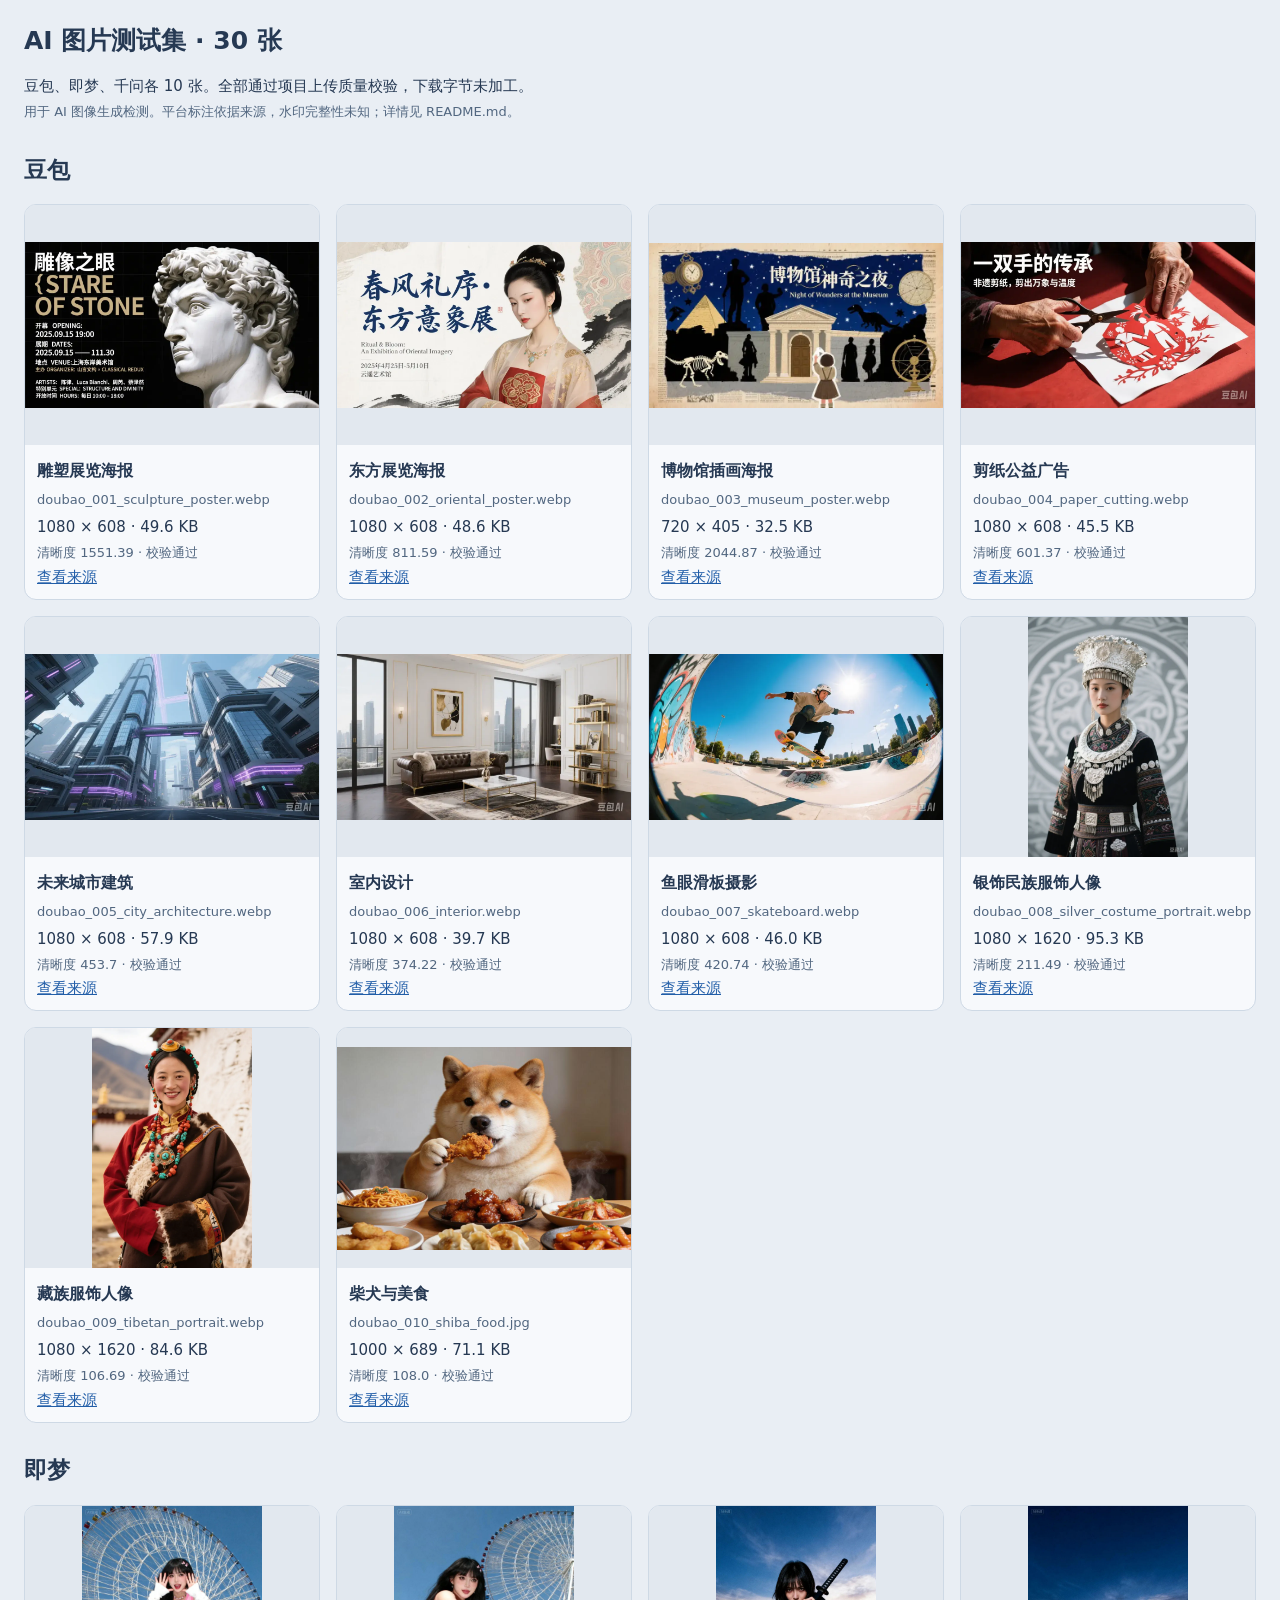
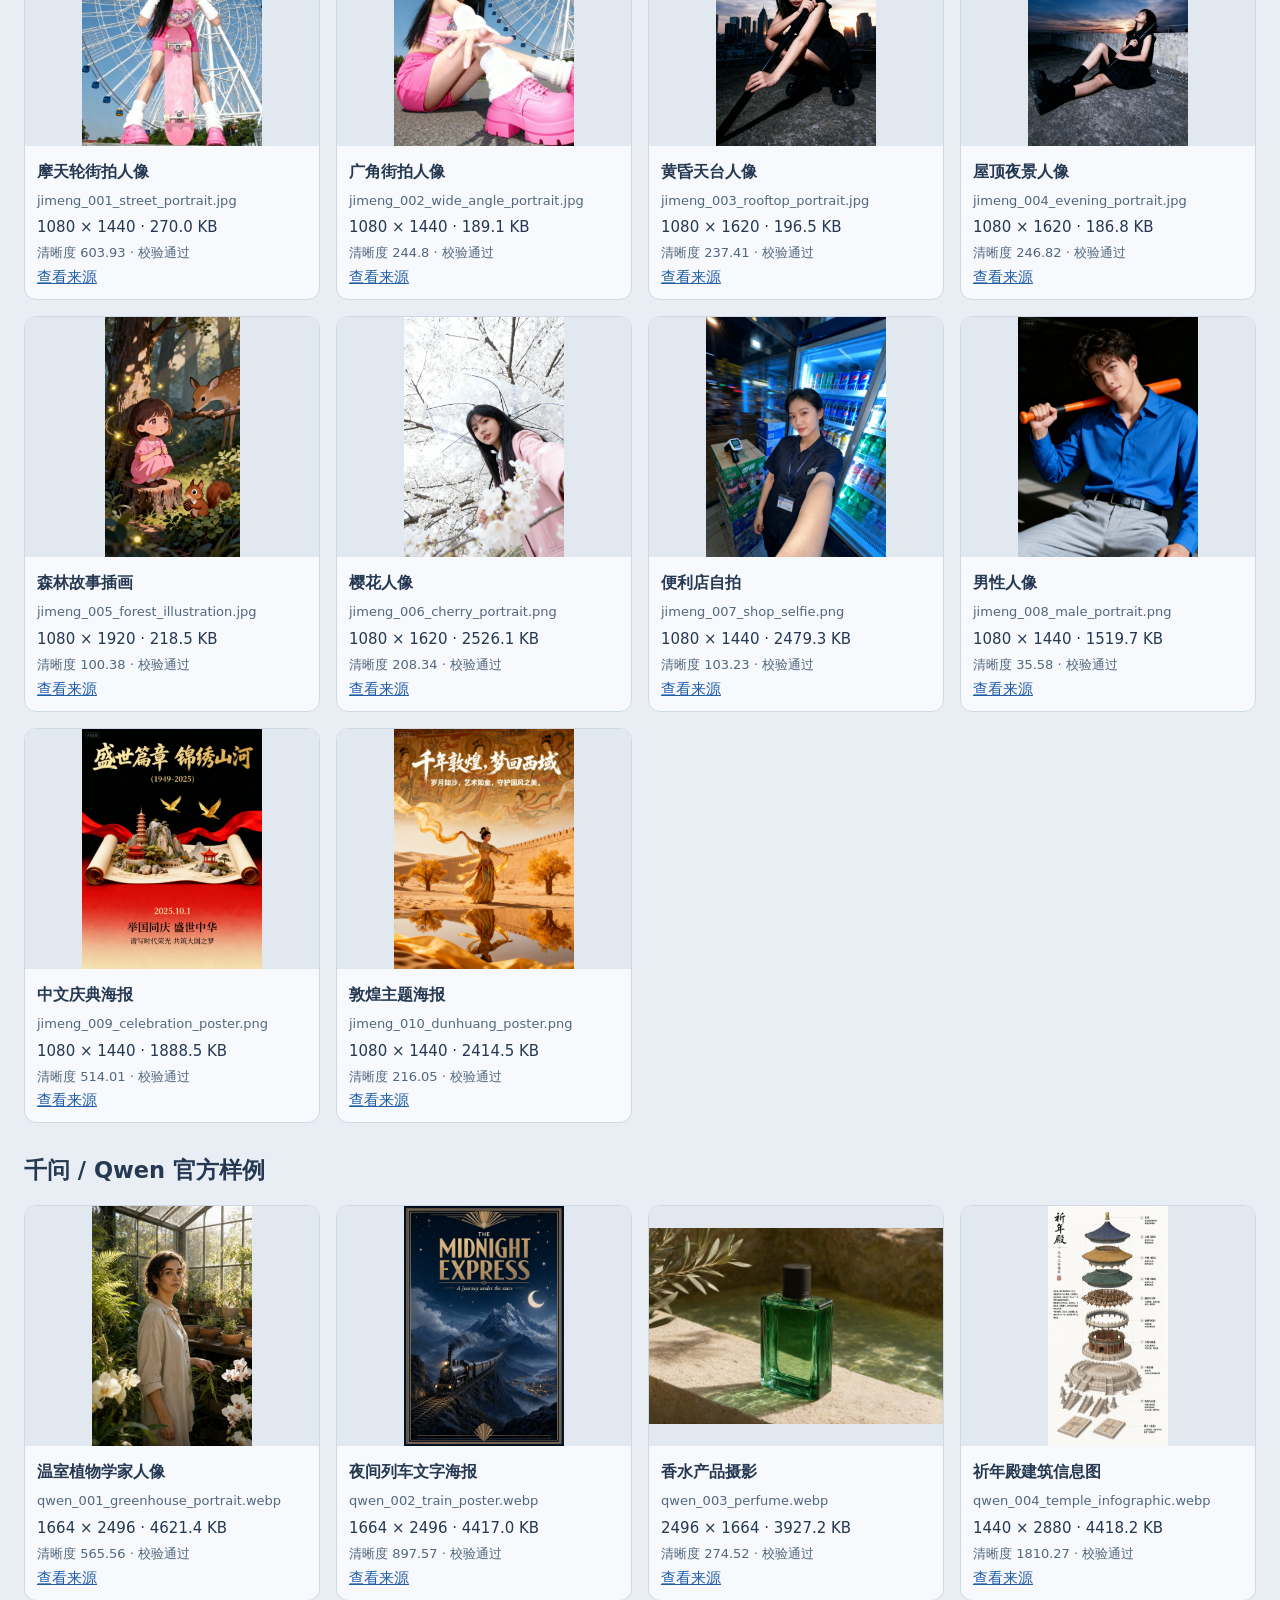
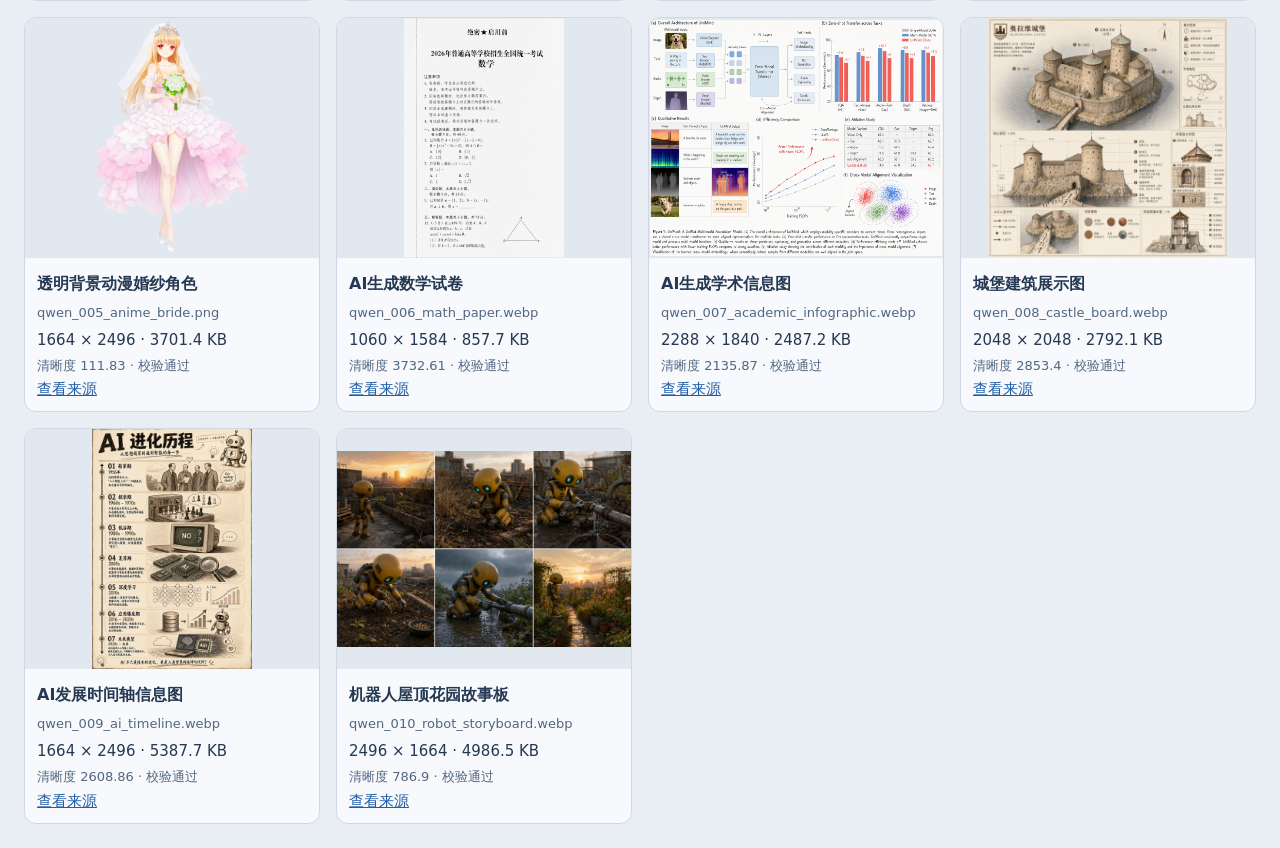
<file: test_data/ai_platform_web_20261008/preview.html>
<!doctype html><html lang="zh-CN"><meta charset="utf-8"><meta name="viewport" content="width=device-width,initial-scale=1"><title>AI 图片测试集：30 张</title><style>body{background:#e9eef4;color:#263953;font:15px system-ui,sans-serif;margin:24px}h1{font-size:25px}h2{margin-top:32px}.grid{display:grid;grid-template-columns:repeat(auto-fill,minmax(240px,1fr));gap:16px}article{background:#f7f9fc;border:1px solid #ced9e5;border-radius:12px;overflow:hidden}img{width:100%;height:240px;object-fit:contain;background:#e2e8ef}section{padding:12px}h3{font-size:16px;margin:0 0 8px}p{line-height:1.6;margin:4px 0}.muted{color:#526780;font-size:13px}a{color:#225ea8}</style><h1>AI 图片测试集 · 30 张</h1><p>豆包、即梦、千问各 10 张。全部通过项目上传质量校验，下载字节未加工。</p><p class="muted">用于 AI 图像生成检测。平台标注依据来源，水印完整性未知；详情见 README.md。</p><h2>豆包</h2><div class="grid"><article><a href="doubao/doubao_001_sculpture_poster.webp"><img loading="lazy" src="doubao/doubao_001_sculpture_poster.webp" alt="雕塑展览海报"></a><section><h3>雕塑展览海报</h3><p class="muted">doubao_001_sculpture_poster.webp</p><p>1080 × 608 · 49.6 KB</p><p class="muted">清晰度 1551.39 · 校验通过</p><a href="https://www.aitntnews.com/newDetail.html?newId=13913">查看来源</a></section></article><article><a href="doubao/doubao_002_oriental_poster.webp"><img loading="lazy" src="doubao/doubao_002_oriental_poster.webp" alt="东方展览海报"></a><section><h3>东方展览海报</h3><p class="muted">doubao_002_oriental_poster.webp</p><p>1080 × 608 · 48.6 KB</p><p class="muted">清晰度 811.59 · 校验通过</p><a href="https://www.aitntnews.com/newDetail.html?newId=13913">查看来源</a></section></article><article><a href="doubao/doubao_003_museum_poster.webp"><img loading="lazy" src="doubao/doubao_003_museum_poster.webp" alt="博物馆插画海报"></a><section><h3>博物馆插画海报</h3><p class="muted">doubao_003_museum_poster.webp</p><p>720 × 405 · 32.5 KB</p><p class="muted">清晰度 2044.87 · 校验通过</p><a href="https://www.aitntnews.com/newDetail.html?newId=13913">查看来源</a></section></article><article><a href="doubao/doubao_004_paper_cutting.webp"><img loading="lazy" src="doubao/doubao_004_paper_cutting.webp" alt="剪纸公益广告"></a><section><h3>剪纸公益广告</h3><p class="muted">doubao_004_paper_cutting.webp</p><p>1080 × 608 · 45.5 KB</p><p class="muted">清晰度 601.37 · 校验通过</p><a href="https://www.aitntnews.com/newDetail.html?newId=13913">查看来源</a></section></article><article><a href="doubao/doubao_005_city_architecture.webp"><img loading="lazy" src="doubao/doubao_005_city_architecture.webp" alt="未来城市建筑"></a><section><h3>未来城市建筑</h3><p class="muted">doubao_005_city_architecture.webp</p><p>1080 × 608 · 57.9 KB</p><p class="muted">清晰度 453.7 · 校验通过</p><a href="https://www.aitntnews.com/newDetail.html?newId=13913">查看来源</a></section></article><article><a href="doubao/doubao_006_interior.webp"><img loading="lazy" src="doubao/doubao_006_interior.webp" alt="室内设计"></a><section><h3>室内设计</h3><p class="muted">doubao_006_interior.webp</p><p>1080 × 608 · 39.7 KB</p><p class="muted">清晰度 374.22 · 校验通过</p><a href="https://www.aitntnews.com/newDetail.html?newId=13913">查看来源</a></section></article><article><a href="doubao/doubao_007_skateboard.webp"><img loading="lazy" src="doubao/doubao_007_skateboard.webp" alt="鱼眼滑板摄影"></a><section><h3>鱼眼滑板摄影</h3><p class="muted">doubao_007_skateboard.webp</p><p>1080 × 608 · 46.0 KB</p><p class="muted">清晰度 420.74 · 校验通过</p><a href="https://www.aitntnews.com/newDetail.html?newId=13913">查看来源</a></section></article><article><a href="doubao/doubao_008_silver_costume_portrait.webp"><img loading="lazy" src="doubao/doubao_008_silver_costume_portrait.webp" alt="银饰民族服饰人像"></a><section><h3>银饰民族服饰人像</h3><p class="muted">doubao_008_silver_costume_portrait.webp</p><p>1080 × 1620 · 95.3 KB</p><p class="muted">清晰度 211.49 · 校验通过</p><a href="https://www.aitntnews.com/newDetail.html?newId=13913">查看来源</a></section></article><article><a href="doubao/doubao_009_tibetan_portrait.webp"><img loading="lazy" src="doubao/doubao_009_tibetan_portrait.webp" alt="藏族服饰人像"></a><section><h3>藏族服饰人像</h3><p class="muted">doubao_009_tibetan_portrait.webp</p><p>1080 × 1620 · 84.6 KB</p><p class="muted">清晰度 106.69 · 校验通过</p><a href="https://www.aitntnews.com/newDetail.html?newId=13913">查看来源</a></section></article><article><a href="doubao/doubao_010_shiba_food.jpg"><img loading="lazy" src="doubao/doubao_010_shiba_food.jpg" alt="柴犬与美食"></a><section><h3>柴犬与美食</h3><p class="muted">doubao_010_shiba_food.jpg</p><p>1000 × 689 · 71.1 KB</p><p class="muted">清晰度 108.0 · 校验通过</p><a href="https://www.1ai.net/47472.html">查看来源</a></section></article></div><h2>即梦</h2><div class="grid"><article><a href="jimeng/jimeng_001_street_portrait.jpg"><img loading="lazy" src="jimeng/jimeng_001_street_portrait.jpg" alt="摩天轮街拍人像"></a><section><h3>摩天轮街拍人像</h3><p class="muted">jimeng_001_street_portrait.jpg</p><p>1080 × 1440 · 270.0 KB</p><p class="muted">清晰度 603.93 · 校验通过</p><a href="https://www.1ai.net/42812.html">查看来源</a></section></article><article><a href="jimeng/jimeng_002_wide_angle_portrait.jpg"><img loading="lazy" src="jimeng/jimeng_002_wide_angle_portrait.jpg" alt="广角街拍人像"></a><section><h3>广角街拍人像</h3><p class="muted">jimeng_002_wide_angle_portrait.jpg</p><p>1080 × 1440 · 189.1 KB</p><p class="muted">清晰度 244.8 · 校验通过</p><a href="https://www.1ai.net/42812.html">查看来源</a></section></article><article><a href="jimeng/jimeng_003_rooftop_portrait.jpg"><img loading="lazy" src="jimeng/jimeng_003_rooftop_portrait.jpg" alt="黄昏天台人像"></a><section><h3>黄昏天台人像</h3><p class="muted">jimeng_003_rooftop_portrait.jpg</p><p>1080 × 1620 · 196.5 KB</p><p class="muted">清晰度 237.41 · 校验通过</p><a href="https://www.1ai.net/42812.html">查看来源</a></section></article><article><a href="jimeng/jimeng_004_evening_portrait.jpg"><img loading="lazy" src="jimeng/jimeng_004_evening_portrait.jpg" alt="屋顶夜景人像"></a><section><h3>屋顶夜景人像</h3><p class="muted">jimeng_004_evening_portrait.jpg</p><p>1080 × 1620 · 186.8 KB</p><p class="muted">清晰度 246.82 · 校验通过</p><a href="https://www.1ai.net/42812.html">查看来源</a></section></article><article><a href="jimeng/jimeng_005_forest_illustration.jpg"><img loading="lazy" src="jimeng/jimeng_005_forest_illustration.jpg" alt="森林故事插画"></a><section><h3>森林故事插画</h3><p class="muted">jimeng_005_forest_illustration.jpg</p><p>1080 × 1920 · 218.5 KB</p><p class="muted">清晰度 100.38 · 校验通过</p><a href="https://www.1ai.net/42812.html">查看来源</a></section></article><article><a href="jimeng/jimeng_006_cherry_portrait.png"><img loading="lazy" src="jimeng/jimeng_006_cherry_portrait.png" alt="樱花人像"></a><section><h3>樱花人像</h3><p class="muted">jimeng_006_cherry_portrait.png</p><p>1080 × 1620 · 2526.1 KB</p><p class="muted">清晰度 208.34 · 校验通过</p><a href="https://www.1ai.net/42812.html">查看来源</a></section></article><article><a href="jimeng/jimeng_007_shop_selfie.png"><img loading="lazy" src="jimeng/jimeng_007_shop_selfie.png" alt="便利店自拍"></a><section><h3>便利店自拍</h3><p class="muted">jimeng_007_shop_selfie.png</p><p>1080 × 1440 · 2479.3 KB</p><p class="muted">清晰度 103.23 · 校验通过</p><a href="https://www.1ai.net/42812.html">查看来源</a></section></article><article><a href="jimeng/jimeng_008_male_portrait.png"><img loading="lazy" src="jimeng/jimeng_008_male_portrait.png" alt="男性人像"></a><section><h3>男性人像</h3><p class="muted">jimeng_008_male_portrait.png</p><p>1080 × 1440 · 1519.7 KB</p><p class="muted">清晰度 35.58 · 校验通过</p><a href="https://www.1ai.net/42812.html">查看来源</a></section></article><article><a href="jimeng/jimeng_009_celebration_poster.png"><img loading="lazy" src="jimeng/jimeng_009_celebration_poster.png" alt="中文庆典海报"></a><section><h3>中文庆典海报</h3><p class="muted">jimeng_009_celebration_poster.png</p><p>1080 × 1440 · 1888.5 KB</p><p class="muted">清晰度 514.01 · 校验通过</p><a href="https://www.1ai.net/42812.html">查看来源</a></section></article><article><a href="jimeng/jimeng_010_dunhuang_poster.png"><img loading="lazy" src="jimeng/jimeng_010_dunhuang_poster.png" alt="敦煌主题海报"></a><section><h3>敦煌主题海报</h3><p class="muted">jimeng_010_dunhuang_poster.png</p><p>1080 × 1440 · 2414.5 KB</p><p class="muted">清晰度 216.05 · 校验通过</p><a href="https://www.1ai.net/42812.html">查看来源</a></section></article></div><h2>千问 / Qwen 官方样例</h2><div class="grid"><article><a href="qwen/qwen_001_greenhouse_portrait.webp"><img loading="lazy" src="qwen/qwen_001_greenhouse_portrait.webp" alt="温室植物学家人像"></a><section><h3>温室植物学家人像</h3><p class="muted">qwen_001_greenhouse_portrait.webp</p><p>1664 × 2496 · 4621.4 KB</p><p class="muted">清晰度 565.56 · 校验通过</p><a href="https://huggingface.co/spaces/Qwen/Qwen-Image-2.1/blob/main/examples/README.md">查看来源</a></section></article><article><a href="qwen/qwen_002_train_poster.webp"><img loading="lazy" src="qwen/qwen_002_train_poster.webp" alt="夜间列车文字海报"></a><section><h3>夜间列车文字海报</h3><p class="muted">qwen_002_train_poster.webp</p><p>1664 × 2496 · 4417.0 KB</p><p class="muted">清晰度 897.57 · 校验通过</p><a href="https://huggingface.co/spaces/Qwen/Qwen-Image-2.1/blob/main/examples/README.md">查看来源</a></section></article><article><a href="qwen/qwen_003_perfume.webp"><img loading="lazy" src="qwen/qwen_003_perfume.webp" alt="香水产品摄影"></a><section><h3>香水产品摄影</h3><p class="muted">qwen_003_perfume.webp</p><p>2496 × 1664 · 3927.2 KB</p><p class="muted">清晰度 274.52 · 校验通过</p><a href="https://huggingface.co/spaces/Qwen/Qwen-Image-2.1/blob/main/examples/README.md">查看来源</a></section></article><article><a href="qwen/qwen_004_temple_infographic.webp"><img loading="lazy" src="qwen/qwen_004_temple_infographic.webp" alt="祈年殿建筑信息图"></a><section><h3>祈年殿建筑信息图</h3><p class="muted">qwen_004_temple_infographic.webp</p><p>1440 × 2880 · 4418.2 KB</p><p class="muted">清晰度 1810.27 · 校验通过</p><a href="https://huggingface.co/spaces/Qwen/Qwen-Image-2.1/blob/main/examples/README.md">查看来源</a></section></article><article><a href="qwen/qwen_005_anime_bride.png"><img loading="lazy" src="qwen/qwen_005_anime_bride.png" alt="透明背景动漫婚纱角色"></a><section><h3>透明背景动漫婚纱角色</h3><p class="muted">qwen_005_anime_bride.png</p><p>1664 × 2496 · 3701.4 KB</p><p class="muted">清晰度 111.83 · 校验通过</p><a href="https://huggingface.co/spaces/Qwen/Qwen-Image-2.1/blob/main/examples/README.md">查看来源</a></section></article><article><a href="qwen/qwen_006_math_paper.webp"><img loading="lazy" src="qwen/qwen_006_math_paper.webp" alt="AI生成数学试卷"></a><section><h3>AI生成数学试卷</h3><p class="muted">qwen_006_math_paper.webp</p><p>1060 × 1584 · 857.7 KB</p><p class="muted">清晰度 3732.61 · 校验通过</p><a href="https://huggingface.co/spaces/Qwen/Qwen-Image-2.1/blob/main/examples/README.md">查看来源</a></section></article><article><a href="qwen/qwen_007_academic_infographic.webp"><img loading="lazy" src="qwen/qwen_007_academic_infographic.webp" alt="AI生成学术信息图"></a><section><h3>AI生成学术信息图</h3><p class="muted">qwen_007_academic_infographic.webp</p><p>2288 × 1840 · 2487.2 KB</p><p class="muted">清晰度 2135.87 · 校验通过</p><a href="https://huggingface.co/spaces/Qwen/Qwen-Image-2.1/blob/main/examples/README.md">查看来源</a></section></article><article><a href="qwen/qwen_008_castle_board.webp"><img loading="lazy" src="qwen/qwen_008_castle_board.webp" alt="城堡建筑展示图"></a><section><h3>城堡建筑展示图</h3><p class="muted">qwen_008_castle_board.webp</p><p>2048 × 2048 · 2792.1 KB</p><p class="muted">清晰度 2853.4 · 校验通过</p><a href="https://huggingface.co/spaces/Qwen/Qwen-Image-2.1/blob/main/examples/README.md">查看来源</a></section></article><article><a href="qwen/qwen_009_ai_timeline.webp"><img loading="lazy" src="qwen/qwen_009_ai_timeline.webp" alt="AI发展时间轴信息图"></a><section><h3>AI发展时间轴信息图</h3><p class="muted">qwen_009_ai_timeline.webp</p><p>1664 × 2496 · 5387.7 KB</p><p class="muted">清晰度 2608.86 · 校验通过</p><a href="https://huggingface.co/spaces/Qwen/Qwen-Image-2.1/blob/main/examples/README.md">查看来源</a></section></article><article><a href="qwen/qwen_010_robot_storyboard.webp"><img loading="lazy" src="qwen/qwen_010_robot_storyboard.webp" alt="机器人屋顶花园故事板"></a><section><h3>机器人屋顶花园故事板</h3><p class="muted">qwen_010_robot_storyboard.webp</p><p>2496 × 1664 · 4986.5 KB</p><p class="muted">清晰度 786.9 · 校验通过</p><a href="https://huggingface.co/spaces/Qwen/Qwen-Image-2.1/blob/main/examples/README.md">查看来源</a></section></article></div></html>
</file>
